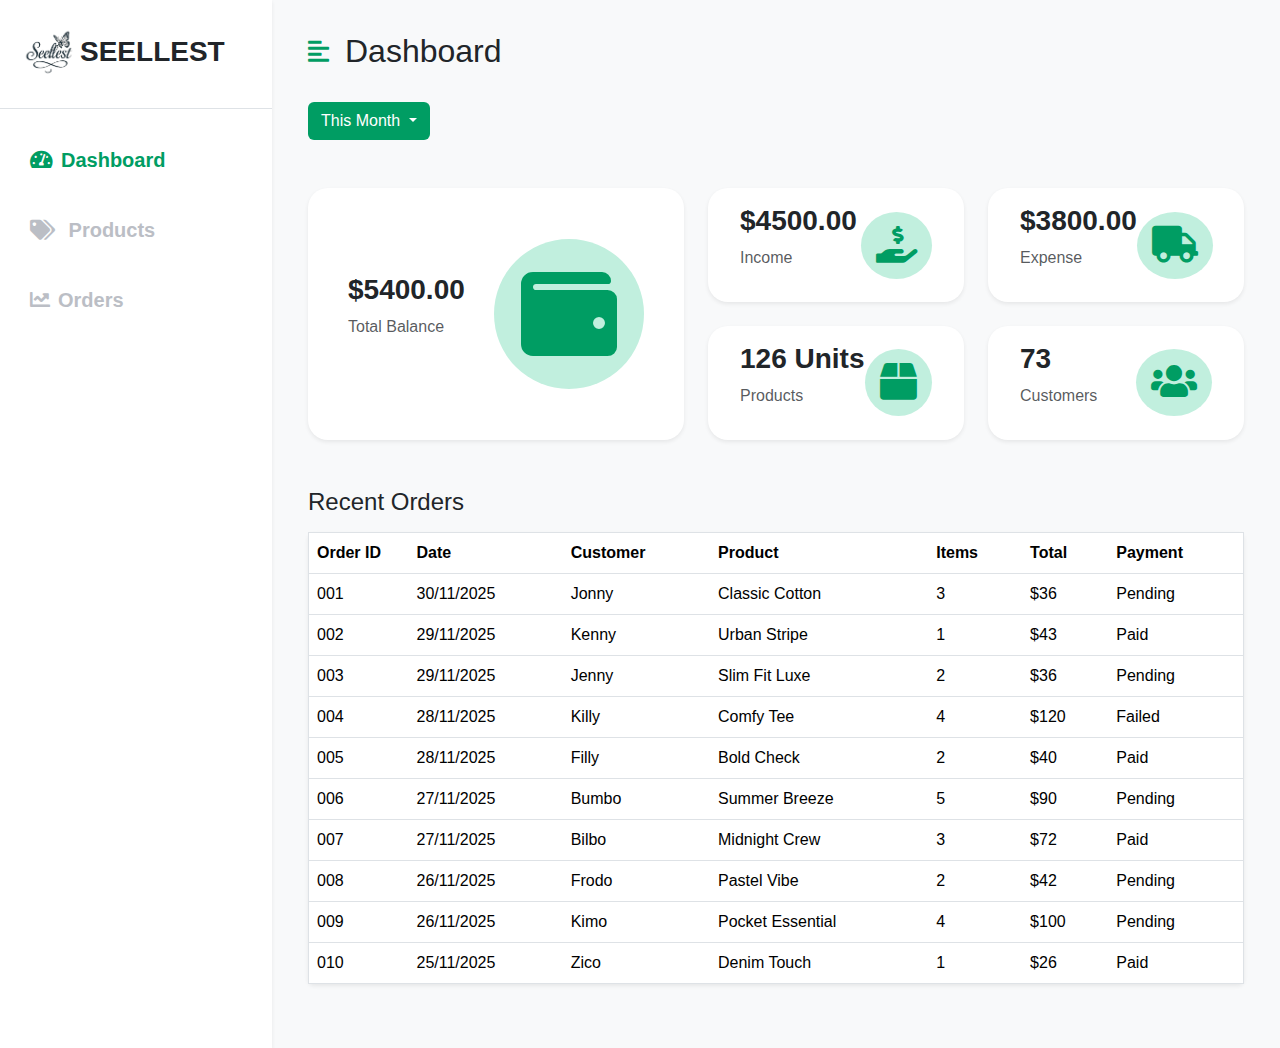
<file: dashboard.html>
<!DOCTYPE html>
<html lang="en">

<head>
  <meta charset="UTF-8" />
  <meta http-equiv="X-UA-Compatible" content="IE=edge" />
  <meta name="viewport" content="width=device-width, initial-scale=1.0" />
  <!-- link bootstrap -->
  <link href="https://cdn.jsdelivr.net/npm/bootstrap@5.0.0-beta3/dist/css/bootstrap.min.css" rel="stylesheet" />
  <link rel="stylesheet" href="https://cdnjs.cloudflare.com/ajax/libs/font-awesome/5.15.3/css/all.min.css" />
  <link rel="stylesheet" href="assets/style.css" />
  <title>dashboard</title>
</head>

<body>
  <div class="d-flex bg-light" id="wrapper">
    <!-- Sidebar -->
    <div class="bg-white shadow-sm" id="sidebar-wrapper">
      <div id="sidebar" class="sidebar-heading py-4 primary-text fs-3 fw-bold text-uppercase border-bottom">
        <img style="width: 60px; height: 60px; object-fit: cover;" src="assets/images/Logo.png" alt="">Seellest
      </div>
      <div class="list-group list-group-flush my-3 fs-5">
        <a href="dashboard.html" class="list-group-item list-group-item-action bg-transparent second-text active"><i
            class="fas fa-tachometer-alt me-2"></i>Dashboard</a>
        <a href="products.html" class="list-group-item list-group-item-action bg-transparent second-text fw-bold"><i
            class="fas fa-tags me-2"></i></i>
          Products</a>
        <a href="orders.html" class="list-group-item list-group-item-action bg-transparent second-text fw-bold"><i
            class="fas fa-chart-line me-2"></i>Orders</a>
      </div>
    </div>
    <!-- /#sidebar-wrapper -->

    <!-- Page Content -->
    <div id="page-content-wrapper" class="container-fluid">
      <nav class="navbar navbar-expand-lg navbar-light bg-transparent my-4 px-4">
        <div class="d-flex align-items-center">
          <i class="fas fa-align-left primary-text fs-4 me-3" id="menu-toggle"></i>
          <h2 class="fs-2 m-0">Dashboard</h2>
        </div>

        <button class="navbar-toggler" type="button" data-bs-toggle="collapse" data-bs-target="#navbarSupportedContent"
          aria-controls="navbarSupportedContent" aria-expanded="false" aria-label="Toggle navigation">
          <span class="navbar-toggler-icon"></span>
        </button>
      </nav>

      <div class=" px-4">
        <div class="">
          <div class="dropdown">
            <a class="btn dropdown-toggle" style="background-color: #009d63; color: white;" type="button"
              id="dropdownMenu2" data-bs-toggle="dropdown" aria-expanded="false">
              This Month
            </a>
            <ul class="dropdown-menu" aria-labelledby="dropdownMenu2">
              <li><a class="dropdown-item" id="">Last Month</a></li>
              <li><a class="dropdown-item" id="">This Month</a></li>
              <li><a class="dropdown-item" id="">Next Month</a></li>
            </ul>
          </div>
        </div>

        <!-- layout 5 boxes -->
        <div class="row g-4 my-4">

          <!-- LEFT BIG COLUMN -->
          <div class="col-md-5">
            <div class="card shadow-sm border-0 stat-card h-100 px-4">
              <div class="card-body d-flex justify-content-between align-items-center">
                <div>
                  <h3 class="fw-bold">$5400.00</h3>
                  <p class="text-muted">Total Balance</p>
                </div>
                <i class="fas fa-wallet icon-box text-center align-content-center"
                  style="width: 150px; height: 150px; font-size: 6rem;"></i>
              </div>
            </div>
          </div>

          <!-- RIGHT SIDE = SMALLER (4 boxes in 2×2) -->
          <div class="col-md-7">
            <div class="row g-4">

              <div class="col-md-6">
                <div class="card shadow-sm border-0 stat-card h-100 px-3">
                  <div class="card-body d-flex justify-content-between align-items-center">
                    <div>
                      <h3 class="fw-bold">$4500.00</h3>
                      <p class="text-muted">Income</p>
                    </div>
                    <i class="fas fa-hand-holding-usd icon-box"></i>
                  </div>
                </div>
              </div>

              <div class="col-md-6">
                <div class="card shadow-sm border-0 stat-card h-100 px-3">
                  <div class="card-body d-flex justify-content-between align-items-center">
                    <div>
                      <h3 class="fw-bold">$3800.00</h3>
                      <p class="text-muted">Expense</p>
                    </div>
                    <i class="fas fa-truck icon-box"></i>
                  </div>
                </div>
              </div>

              <div class="col-md-6">
                <div class="card shadow-sm border-0 stat-card h-100 px-3">
                  <div class="card-body d-flex justify-content-between align-items-center">
                    <div>
                      <h3 class="fw-bold">126 Units</h3>
                      <p class="text-muted">Products</p>
                    </div>
                    <i class="fas fa-box icon-box"></i>
                  </div>
                </div>
              </div>

              <div class="col-md-6">
                <div class="card shadow-sm border-0 stat-card h-100 px-3">
                  <div class="card-body d-flex justify-content-between align-items-center">
                    <div>
                      <h3 class="fw-bold">73</h3>
                      <p class="text-muted">Customers</p>
                    </div>
                    <i class="fas fa-users icon-box"></i>
                  </div>
                </div>
              </div>

            </div>
          </div>

        </div>

        <div class="row my-5">
          <h3 class="fs-4 mb-3">Recent Orders</h3>
          <div class="col">
            <table class="table bg-white rounded shadow-sm border table-hover">
              <thead>
                <tr>
                  <th scope="col" width="100">Order ID</th>
                  <th scope="col">Date</th>
                  <th scope="col">Customer</th>
                  <th scope="col">Product</th>
                  <th scope="col">Items</th>
                  <th scope="col">Total</th>
                  <th scope="col">Payment</th>
                </tr>
              </thead>

              <tbody>
                <!-- ROWS 1–12 -->
                <tr>
                  <td>001</td>
                  <td>30/11/2025</td>
                  <td>Jonny</td>
                  <td>Classic Cotton</td>
                  <td>3</td>
                  <td>$36</td>
                  <td>Pending</td>
                </tr>
                <tr>
                  <td>002</td>
                  <td>29/11/2025</td>
                  <td>Kenny</td>
                  <td>Urban Stripe</td>
                  <td>1</td>
                  <td>$43</td>
                  <td>Paid</td>
                </tr>
                <tr>
                  <td>003</td>
                  <td>29/11/2025</td>
                  <td>Jenny</td>
                  <td>Slim Fit Luxe</td>
                  <td>2</td>
                  <td>$36</td>
                  <td>Pending</td>
                </tr>
                <tr>
                  <td>004</td>
                  <td>28/11/2025</td>
                  <td>Killy</td>
                  <td>Comfy Tee</td>
                  <td>4</td>
                  <td>$120</td>
                  <td>Failed</td>
                </tr>
                <tr>
                  <td>005</td>
                  <td>28/11/2025</td>
                  <td>Filly</td>
                  <td>Bold Check</td>
                  <td>2</td>
                  <td>$40</td>
                  <td>Paid</td>
                </tr>
                <tr>
                  <td>006</td>
                  <td>27/11/2025</td>
                  <td>Bumbo</td>
                  <td>Summer Breeze</td>
                  <td>5</td>
                  <td>$90</td>
                  <td>Pending</td>
                </tr>
                <tr>
                  <td>007</td>
                  <td>27/11/2025</td>
                  <td>Bilbo</td>
                  <td>Midnight Crew</td>
                  <td>3</td>
                  <td>$72</td>
                  <td>Paid</td>
                </tr>
                <tr>
                  <td>008</td>
                  <td>26/11/2025</td>
                  <td>Frodo</td>
                  <td>Pastel Vibe</td>
                  <td>2</td>
                  <td>$42</td>
                  <td>Pending</td>
                </tr>
                <tr>
                  <td>009</td>
                  <td>26/11/2025</td>
                  <td>Kimo</td>
                  <td>Pocket Essential</td>
                  <td>4</td>
                  <td>$100</td>
                  <td>Pending</td>
                </tr>
                <tr>
                  <td>010</td>
                  <td>25/11/2025</td>
                  <td>Zico</td>
                  <td>Denim Touch</td>
                  <td>1</td>
                  <td>$26</td>
                  <td>Paid</td>
                </tr>
              </tbody>
            </table>
          </div>
        </div>

      </div>
    </div>
  </div>
  <!-- /#page-content-wrapper -->
  </div>

  <script src="https://cdn.jsdelivr.net/npm/bootstrap@5.0.0-beta3/dist/js/bootstrap.bundle.min.js"></script>
  <script>
    var el = document.getElementById("wrapper");
    var toggleButton = document.getElementById("menu-toggle");

    toggleButton.onclick = function () {
      el.classList.toggle("toggled");
    };
  </script>
</body>

</html>
</file>
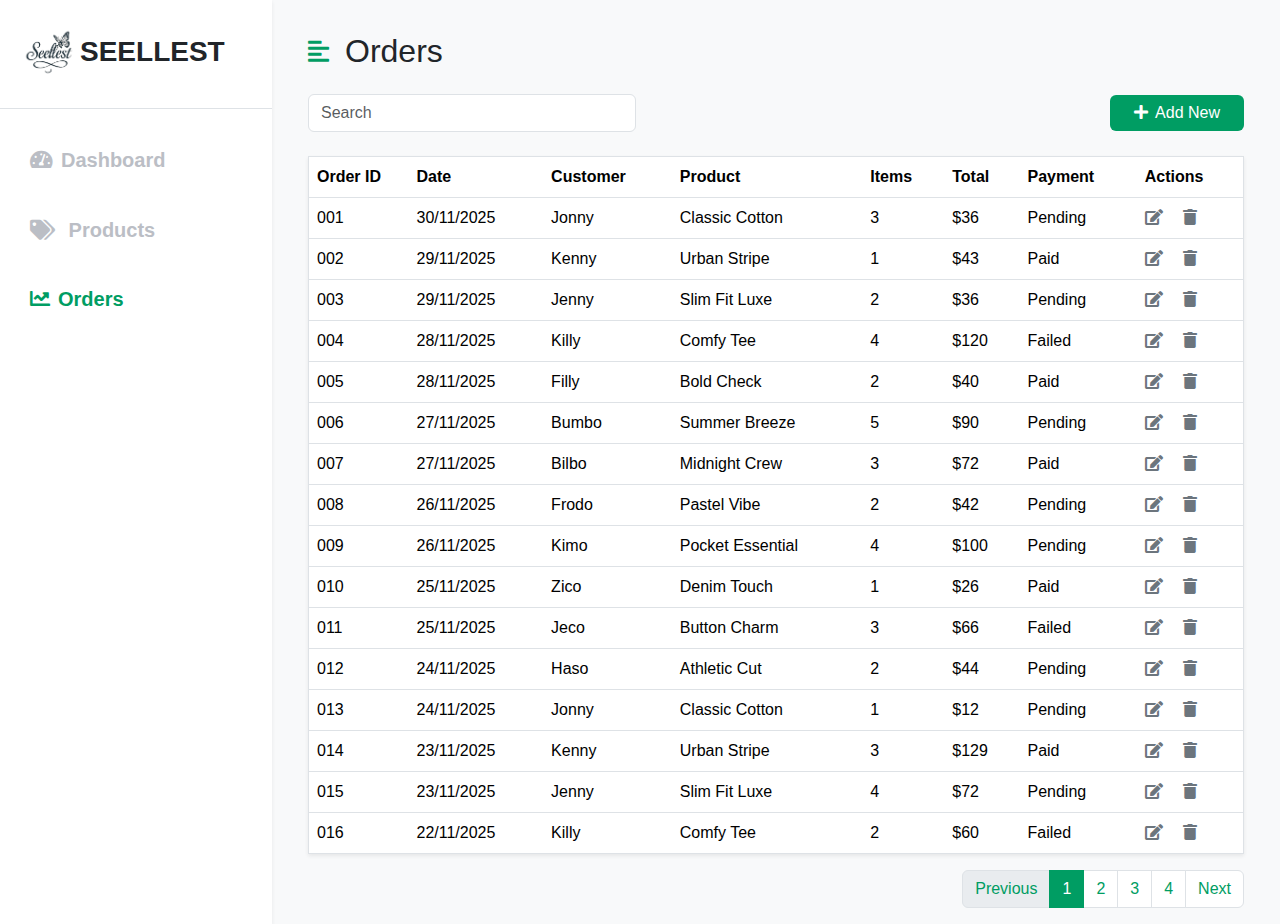
<file: orders.html>
<!DOCTYPE html>
<html lang="en">

<head>
  <meta charset="UTF-8" />
  <meta http-equiv="X-UA-Compatible" content="IE=edge" />
  <meta name="viewport" content="width=device-width, initial-scale=1.0" />
  <!-- link bootstrap -->
  <link href="https://cdn.jsdelivr.net/npm/bootstrap@5.0.0-beta3/dist/css/bootstrap.min.css" rel="stylesheet" />
  <link rel="stylesheet" href="https://cdnjs.cloudflare.com/ajax/libs/font-awesome/5.15.3/css/all.min.css" />
  <link rel="stylesheet" href="assets/style.css" />
  <title>orders</title>
</head>

<body>
  <div class="d-flex bg-light" id="wrapper">
    <!-- Sidebar -->
    <div class="bg-white shadow-sm" id="sidebar-wrapper">
      <div id="sidebar" class="sidebar-heading py-4 primary-text fs-3 fw-bold text-uppercase border-bottom">
        <img style="width: 60px; height: 60px; object-fit: cover;" src="assets/images/Logo.png" alt="">Seellest
      </div>
      <div class="list-group list-group-flush my-3 fs-5">
        <a href="dashboard.html" class="list-group-item list-group-item-action bg-transparent second-text fw-bold"><i
            class="fas fa-tachometer-alt me-2"></i>Dashboard</a>
        <a href="products.html" class="list-group-item list-group-item-action bg-transparent second-text fw-bold"><i
            class="fas fa-tags me-2"></i></i>
          Products</a>
        <a href="orders.html" class="list-group-item list-group-item-action bg-transparent second-text active"><i
            class="fas fa-chart-line me-2"></i>Orders</a>
      </div>
    </div>
    <!-- /#sidebar-wrapper -->

    <!-- Page Content -->
    <div id="page-content-wrapper" class="container-fluid mx-4">
      <nav class="navbar navbar-expand-lg navbar-light bg-transparent mt-4 mb-3">
        <div class="d-flex align-items-center">
          <i class="fas fa-align-left primary-text fs-4 me-3" id="menu-toggle"></i>
          <h2 class="fs-2 m-0">Orders</h2>
        </div>
      </nav>

      <div class="d-flex justify-content-between align-items-center mb-4">
        <!-- Search -->
        <form class="form-inline" style="width: 35%;">
          <input class="form-control" type="search" placeholder="Search">
        </form>

        <!-- ADD NEW ORDER MODAL -->
        <button class="btn btn-success px-4" style="background:#009d63; border:none;" data-bs-toggle="modal"
          data-bs-target="#addNewModal">
          <i class="fas fa-plus me-1"></i> Add New
        </button>

        <div class="modal fade" id="addNewModal" tabindex="-1" aria-hidden="true">
          <div class="modal-dialog modal-dialog-centered modal-lg">
            <div class="modal-content p-3">

              <div class="modal-header">
                <h5 class="modal-title">Add New</h5>
                <button type="button" class="btn-close" data-bs-dismiss="modal"></button>
              </div>

              <div class="modal-body">
                <form>

                  <div class="row mb-3">
                    <div class="col-md-6">
                      <label class="form-label fw-bold">Customer Name</label>
                      <input type="text" class="form-control" placeholder="Enter customer name">
                    </div>
                    <div class="col-md-6">
                      <label class="form-label fw-bold">Order Date</label>
                      <input type="date" class="form-control">
                    </div>
                  </div>

                  <div class="row mb-3">
                    <div class="col-md-6">
                      <label class="form-label fw-bold">Product Name</label>
                      <input type="text" class="form-control" placeholder="Enter product name">
                    </div>
                    <div class="col-md-3">
                      <label class="form-label fw-bold">Items</label>
                      <input type="number" class="form-control" placeholder="0">
                    </div>
                    <div class="col-md-3">
                      <label class="form-label fw-bold">Total ($)</label>
                      <input type="number" class="form-control" placeholder="0.00">
                    </div>
                  </div>

                  <div class="mb-3">
                    <label class="form-label fw-bold">Payment Status</label>
                    <select class="form-control">
                      <option value="">Select Status</option>
                      <option>Pending</option>
                      <option>Paid</option>
                      <option>Failed</option>
                    </select>
                  </div>

                </form>
              </div>

              <div class="modal-footer">
                <button class="btn btn-secondary" data-bs-dismiss="modal">Cancel</button>
                <button class="btn btn-success" style="background:#009d63; border:none;">Save</button>
              </div>

            </div>
          </div>
        </div>

      </div>

      <!-- table orders -->
      <table class="bg-white table table-hover table shadow-sm border">
        <thead>
          <tr>
            <th scope="col" width="100">Order ID</th>
            <th scope="col">Date</th>
            <th scope="col">Customer</th>
            <th scope="col">Product</th>
            <th scope="col">Items</th>
            <th scope="col">Total</th>
            <th scope="col">Payment</th>
            <th scope="col">Actions</th>
          </tr>
        </thead>

        <tbody>
          <!-- ROWS 1–12 -->
          <tr>
            <td>001</td>
            <td>30/11/2025</td>
            <td>Jonny</td>
            <td>Classic Cotton</td>
            <td>3</td>
            <td>$36</td>
            <td>Pending</td>
            <td>
              <i class="fas fa-edit text-secondary me-3" data-bs-toggle="modal" data-bs-target="#editModal"
                style="cursor:pointer;"></i>
              <i class="fas fa-trash text-secondary" data-bs-toggle="modal" data-bs-target="#deleteModal"
                style="cursor:pointer;"></i>

              <!-- DELETE MODAL -->
              <div class="modal fade" id="deleteModal" tabindex="-1" aria-hidden="true">
                <div class="modal-dialog modal-dialog-centered">
                  <div class="modal-content p-3">

                    <div class="modal-header">
                      <h5 class="modal-title text-danger fw-bold">Delete Order</h5>
                      <button type="button" class="btn-close" data-bs-dismiss="modal"></button>
                    </div>

                    <div class="modal-body text-center">
                      <i class="fas fa-exclamation-triangle text-danger fs-1 mb-3"></i>
                      <p class="fs-5">Are you sure you want to delete this order?</p>
                    </div>

                    <div class="modal-footer d-flex justify-content-center">
                      <button class="btn btn-secondary px-4" data-bs-dismiss="modal">Cancel</button>
                      <button class="btn btn-danger px-4" data-bs-dismiss="modal">Delete</button>
                    </div>

                  </div>
                </div>
              </div>
              <!-- EDIT MODAL -->
              <div class="modal fade" id="editModal" tabindex="-1" aria-hidden="true">
                <div class="modal-dialog modal-dialog-centered modal-lg">
                  <div class="modal-content p-3">

                    <div class="modal-header">
                      <h5 class="modal-title">Edit Order</h5>
                      <button type="button" class="btn-close" data-bs-dismiss="modal"></button>
                    </div>

                    <div class="modal-body">
                      <form>

                        <div class="row mb-3">
                          <div class="col-md-6">
                            <label class="form-label fw-bold">Customer Name</label>
                            <input type="text" class="form-control" value="Jonny">
                          </div>
                          <div class="col-md-6">
                            <label class="form-label fw-bold">Order Date</label>
                            <input type="date" class="form-control">
                          </div>
                        </div>

                        <div class="row mb-3">
                          <div class="col-md-6">
                            <label class="form-label fw-bold">Product Name</label>
                            <input type="text" class="form-control" value="Classic Cotton">
                          </div>
                          <div class="col-md-3">
                            <label class="form-label fw-bold">Items</label>
                            <input type="number" class="form-control" value="3">
                          </div>
                          <div class="col-md-3">
                            <label class="form-label fw-bold">Total ($)</label>
                            <input type="number" class="form-control" value="36">
                          </div>
                        </div>

                        <div class="mb-3">
                          <label class="form-label fw-bold">Payment Status</label>
                          <select class="form-control">
                            <option>Pending</option>
                            <option>Paid</option>
                            <option>Failed</option>
                          </select>
                        </div>

                      </form>
                    </div>

                    <div class="modal-footer">
                      <button class="btn btn-secondary" data-bs-dismiss="modal">Cancel</button>
                      <button class="btn btn-success" data-bs-dismiss="modal"
                        style="background:#009d63; border:none;">Update</button>
                    </div>

                  </div>
                </div>
              </div>
            </td>
          </tr>
          <tr>
            <td>002</td>
            <td>29/11/2025</td>
            <td>Kenny</td>
            <td>Urban Stripe</td>
            <td>1</td>
            <td>$43</td>
            <td>Paid</td>
            <td>
              <i class="fas fa-edit text-secondary me-3" data-bs-toggle="modal" data-bs-target="#editModal"
                style="cursor:pointer;"></i>
              <i class="fas fa-trash text-secondary" data-bs-toggle="modal" data-bs-target="#deleteModal"
                style="cursor:pointer;"></i>

              <!-- DELETE MODAL -->
              <div class="modal fade" id="deleteModal" tabindex="-1" aria-hidden="true">
                <div class="modal-dialog modal-dialog-centered">
                  <div class="modal-content p-3">

                    <div class="modal-header">
                      <h5 class="modal-title text-danger fw-bold">Delete Order</h5>
                      <button type="button" class="btn-close" data-bs-dismiss="modal"></button>
                    </div>

                    <div class="modal-body text-center">
                      <i class="fas fa-exclamation-triangle text-danger fs-1 mb-3"></i>
                      <p class="fs-5">Are you sure you want to delete this order?</p>
                    </div>

                    <div class="modal-footer d-flex justify-content-center">
                      <button class="btn btn-secondary px-4" data-bs-dismiss="modal">Cancel</button>
                      <button class="btn btn-danger px-4" data-bs-dismiss="modal">Delete</button>
                    </div>

                  </div>
                </div>
              </div>
              <!-- EDIT MODAL -->
              <div class="modal fade" id="editModal" tabindex="-1" aria-hidden="true">
                <div class="modal-dialog modal-dialog-centered modal-lg">
                  <div class="modal-content p-3">

                    <div class="modal-header">
                      <h5 class="modal-title">Edit Order</h5>
                      <button type="button" class="btn-close" data-bs-dismiss="modal"></button>
                    </div>

                    <div class="modal-body">
                      <form>

                        <div class="row mb-3">
                          <div class="col-md-6">
                            <label class="form-label fw-bold">Customer Name</label>
                            <input type="text" class="form-control" value="Jonny">
                          </div>
                          <div class="col-md-6">
                            <label class="form-label fw-bold">Order Date</label>
                            <input type="date" class="form-control">
                          </div>
                        </div>

                        <div class="row mb-3">
                          <div class="col-md-6">
                            <label class="form-label fw-bold">Product Name</label>
                            <input type="text" class="form-control" value="Classic Cotton">
                          </div>
                          <div class="col-md-3">
                            <label class="form-label fw-bold">Items</label>
                            <input type="number" class="form-control" value="3">
                          </div>
                          <div class="col-md-3">
                            <label class="form-label fw-bold">Total ($)</label>
                            <input type="number" class="form-control" value="36">
                          </div>
                        </div>

                        <div class="mb-3">
                          <label class="form-label fw-bold">Payment Status</label>
                          <select class="form-control">
                            <option>Pending</option>
                            <option>Paid</option>
                            <option>Failed</option>
                          </select>
                        </div>

                      </form>
                    </div>

                    <div class="modal-footer">
                      <button class="btn btn-secondary" data-bs-dismiss="modal">Cancel</button>
                      <button class="btn btn-success" data-bs-dismiss="modal"
                        style="background:#009d63; border:none;">Update</button>
                    </div>

                  </div>
                </div>
              </div>
            </td>
          </tr>
          <tr>
            <td>003</td>
            <td>29/11/2025</td>
            <td>Jenny</td>
            <td>Slim Fit Luxe</td>
            <td>2</td>
            <td>$36</td>
            <td>Pending</td>
            <td>
              <i class="fas fa-edit text-secondary me-3" data-bs-toggle="modal" data-bs-target="#editModal"
                style="cursor:pointer;"></i>
              <i class="fas fa-trash text-secondary" data-bs-toggle="modal" data-bs-target="#deleteModal"
                style="cursor:pointer;"></i>

              <!-- DELETE MODAL -->
              <div class="modal fade" id="deleteModal" tabindex="-1" aria-hidden="true">
                <div class="modal-dialog modal-dialog-centered">
                  <div class="modal-content p-3">

                    <div class="modal-header">
                      <h5 class="modal-title text-danger fw-bold">Delete Order</h5>
                      <button type="button" class="btn-close" data-bs-dismiss="modal"></button>
                    </div>

                    <div class="modal-body text-center">
                      <i class="fas fa-exclamation-triangle text-danger fs-1 mb-3"></i>
                      <p class="fs-5">Are you sure you want to delete this order?</p>
                    </div>

                    <div class="modal-footer d-flex justify-content-center">
                      <button class="btn btn-secondary px-4" data-bs-dismiss="modal">Cancel</button>
                      <button class="btn btn-danger px-4" data-bs-dismiss="modal">Delete</button>
                    </div>

                  </div>
                </div>
              </div>
              <!-- EDIT MODAL -->
              <div class="modal fade" id="editModal" tabindex="-1" aria-hidden="true">
                <div class="modal-dialog modal-dialog-centered modal-lg">
                  <div class="modal-content p-3">

                    <div class="modal-header">
                      <h5 class="modal-title">Edit Order</h5>
                      <button type="button" class="btn-close" data-bs-dismiss="modal"></button>
                    </div>

                    <div class="modal-body">
                      <form>

                        <div class="row mb-3">
                          <div class="col-md-6">
                            <label class="form-label fw-bold">Customer Name</label>
                            <input type="text" class="form-control" value="Jonny">
                          </div>
                          <div class="col-md-6">
                            <label class="form-label fw-bold">Order Date</label>
                            <input type="date" class="form-control">
                          </div>
                        </div>

                        <div class="row mb-3">
                          <div class="col-md-6">
                            <label class="form-label fw-bold">Product Name</label>
                            <input type="text" class="form-control" value="Classic Cotton">
                          </div>
                          <div class="col-md-3">
                            <label class="form-label fw-bold">Items</label>
                            <input type="number" class="form-control" value="3">
                          </div>
                          <div class="col-md-3">
                            <label class="form-label fw-bold">Total ($)</label>
                            <input type="number" class="form-control" value="36">
                          </div>
                        </div>

                        <div class="mb-3">
                          <label class="form-label fw-bold">Payment Status</label>
                          <select class="form-control">
                            <option>Pending</option>
                            <option>Paid</option>
                            <option>Failed</option>
                          </select>
                        </div>

                      </form>
                    </div>

                    <div class="modal-footer">
                      <button class="btn btn-secondary" data-bs-dismiss="modal">Cancel</button>
                      <button class="btn btn-success" data-bs-dismiss="modal"
                        style="background:#009d63; border:none;">Update</button>
                    </div>

                  </div>
                </div>
              </div>
            </td>
          </tr>
          <tr>
            <td>004</td>
            <td>28/11/2025</td>
            <td>Killy</td>
            <td>Comfy Tee</td>
            <td>4</td>
            <td>$120</td>
            <td>Failed</td>
            <td>
              <i class="fas fa-edit text-secondary me-3" data-bs-toggle="modal" data-bs-target="#editModal"
                style="cursor:pointer;"></i>
              <i class="fas fa-trash text-secondary" data-bs-toggle="modal" data-bs-target="#deleteModal"
                style="cursor:pointer;"></i>

              <!-- DELETE MODAL -->
              <div class="modal fade" id="deleteModal" tabindex="-1" aria-hidden="true">
                <div class="modal-dialog modal-dialog-centered">
                  <div class="modal-content p-3">

                    <div class="modal-header">
                      <h5 class="modal-title text-danger fw-bold">Delete Order</h5>
                      <button type="button" class="btn-close" data-bs-dismiss="modal"></button>
                    </div>

                    <div class="modal-body text-center">
                      <i class="fas fa-exclamation-triangle text-danger fs-1 mb-3"></i>
                      <p class="fs-5">Are you sure you want to delete this order?</p>
                    </div>

                    <div class="modal-footer d-flex justify-content-center">
                      <button class="btn btn-secondary px-4" data-bs-dismiss="modal">Cancel</button>
                      <button class="btn btn-danger px-4" data-bs-dismiss="modal">Delete</button>
                    </div>

                  </div>
                </div>
              </div>
              <!-- EDIT MODAL -->
              <div class="modal fade" id="editModal" tabindex="-1" aria-hidden="true">
                <div class="modal-dialog modal-dialog-centered modal-lg">
                  <div class="modal-content p-3">

                    <div class="modal-header">
                      <h5 class="modal-title">Edit Order</h5>
                      <button type="button" class="btn-close" data-bs-dismiss="modal"></button>
                    </div>

                    <div class="modal-body">
                      <form>

                        <div class="row mb-3">
                          <div class="col-md-6">
                            <label class="form-label fw-bold">Customer Name</label>
                            <input type="text" class="form-control" value="Jonny">
                          </div>
                          <div class="col-md-6">
                            <label class="form-label fw-bold">Order Date</label>
                            <input type="date" class="form-control">
                          </div>
                        </div>

                        <div class="row mb-3">
                          <div class="col-md-6">
                            <label class="form-label fw-bold">Product Name</label>
                            <input type="text" class="form-control" value="Classic Cotton">
                          </div>
                          <div class="col-md-3">
                            <label class="form-label fw-bold">Items</label>
                            <input type="number" class="form-control" value="3">
                          </div>
                          <div class="col-md-3">
                            <label class="form-label fw-bold">Total ($)</label>
                            <input type="number" class="form-control" value="36">
                          </div>
                        </div>

                        <div class="mb-3">
                          <label class="form-label fw-bold">Payment Status</label>
                          <select class="form-control">
                            <option>Pending</option>
                            <option>Paid</option>
                            <option>Failed</option>
                          </select>
                        </div>

                      </form>
                    </div>

                    <div class="modal-footer">
                      <button class="btn btn-secondary" data-bs-dismiss="modal">Cancel</button>
                      <button class="btn btn-success" data-bs-dismiss="modal"
                        style="background:#009d63; border:none;">Update</button>
                    </div>

                  </div>
                </div>
              </div>
            </td>
          </tr>
          <tr>
            <td>005</td>
            <td>28/11/2025</td>
            <td>Filly</td>
            <td>Bold Check</td>
            <td>2</td>
            <td>$40</td>
            <td>Paid</td>
            <td>
              <i class="fas fa-edit text-secondary me-3" data-bs-toggle="modal" data-bs-target="#editModal"
                style="cursor:pointer;"></i>
              <i class="fas fa-trash text-secondary" data-bs-toggle="modal" data-bs-target="#deleteModal"
                style="cursor:pointer;"></i>

              <!-- DELETE MODAL -->
              <div class="modal fade" id="deleteModal" tabindex="-1" aria-hidden="true">
                <div class="modal-dialog modal-dialog-centered">
                  <div class="modal-content p-3">

                    <div class="modal-header">
                      <h5 class="modal-title text-danger fw-bold">Delete Order</h5>
                      <button type="button" class="btn-close" data-bs-dismiss="modal"></button>
                    </div>

                    <div class="modal-body text-center">
                      <i class="fas fa-exclamation-triangle text-danger fs-1 mb-3"></i>
                      <p class="fs-5">Are you sure you want to delete this order?</p>
                    </div>

                    <div class="modal-footer d-flex justify-content-center">
                      <button class="btn btn-secondary px-4" data-bs-dismiss="modal">Cancel</button>
                      <button class="btn btn-danger px-4" data-bs-dismiss="modal">Delete</button>
                    </div>

                  </div>
                </div>
              </div>
              <!-- EDIT MODAL -->
              <div class="modal fade" id="editModal" tabindex="-1" aria-hidden="true">
                <div class="modal-dialog modal-dialog-centered modal-lg">
                  <div class="modal-content p-3">

                    <div class="modal-header">
                      <h5 class="modal-title">Edit Order</h5>
                      <button type="button" class="btn-close" data-bs-dismiss="modal"></button>
                    </div>

                    <div class="modal-body">
                      <form>

                        <div class="row mb-3">
                          <div class="col-md-6">
                            <label class="form-label fw-bold">Customer Name</label>
                            <input type="text" class="form-control" value="Jonny">
                          </div>
                          <div class="col-md-6">
                            <label class="form-label fw-bold">Order Date</label>
                            <input type="date" class="form-control">
                          </div>
                        </div>

                        <div class="row mb-3">
                          <div class="col-md-6">
                            <label class="form-label fw-bold">Product Name</label>
                            <input type="text" class="form-control" value="Classic Cotton">
                          </div>
                          <div class="col-md-3">
                            <label class="form-label fw-bold">Items</label>
                            <input type="number" class="form-control" value="3">
                          </div>
                          <div class="col-md-3">
                            <label class="form-label fw-bold">Total ($)</label>
                            <input type="number" class="form-control" value="36">
                          </div>
                        </div>

                        <div class="mb-3">
                          <label class="form-label fw-bold">Payment Status</label>
                          <select class="form-control">
                            <option>Pending</option>
                            <option>Paid</option>
                            <option>Failed</option>
                          </select>
                        </div>

                      </form>
                    </div>

                    <div class="modal-footer">
                      <button class="btn btn-secondary" data-bs-dismiss="modal">Cancel</button>
                      <button class="btn btn-success" data-bs-dismiss="modal"
                        style="background:#009d63; border:none;">Update</button>
                    </div>

                  </div>
                </div>
              </div>
            </td>
          </tr>
          <tr>
            <td>006</td>
            <td>27/11/2025</td>
            <td>Bumbo</td>
            <td>Summer Breeze</td>
            <td>5</td>
            <td>$90</td>
            <td>Pending</td>
            <td>
              <i class="fas fa-edit text-secondary me-3" data-bs-toggle="modal" data-bs-target="#editModal"
                style="cursor:pointer;"></i>
              <i class="fas fa-trash text-secondary" data-bs-toggle="modal" data-bs-target="#deleteModal"
                style="cursor:pointer;"></i>

              <!-- DELETE MODAL -->
              <div class="modal fade" id="deleteModal" tabindex="-1" aria-hidden="true">
                <div class="modal-dialog modal-dialog-centered">
                  <div class="modal-content p-3">

                    <div class="modal-header">
                      <h5 class="modal-title text-danger fw-bold">Delete Order</h5>
                      <button type="button" class="btn-close" data-bs-dismiss="modal"></button>
                    </div>

                    <div class="modal-body text-center">
                      <i class="fas fa-exclamation-triangle text-danger fs-1 mb-3"></i>
                      <p class="fs-5">Are you sure you want to delete this order?</p>
                    </div>

                    <div class="modal-footer d-flex justify-content-center">
                      <button class="btn btn-secondary px-4" data-bs-dismiss="modal">Cancel</button>
                      <button class="btn btn-danger px-4" data-bs-dismiss="modal">Delete</button>
                    </div>

                  </div>
                </div>
              </div>
              <!-- EDIT MODAL -->
              <div class="modal fade" id="editModal" tabindex="-1" aria-hidden="true">
                <div class="modal-dialog modal-dialog-centered modal-lg">
                  <div class="modal-content p-3">

                    <div class="modal-header">
                      <h5 class="modal-title">Edit Order</h5>
                      <button type="button" class="btn-close" data-bs-dismiss="modal"></button>
                    </div>

                    <div class="modal-body">
                      <form>

                        <div class="row mb-3">
                          <div class="col-md-6">
                            <label class="form-label fw-bold">Customer Name</label>
                            <input type="text" class="form-control" value="Jonny">
                          </div>
                          <div class="col-md-6">
                            <label class="form-label fw-bold">Order Date</label>
                            <input type="date" class="form-control">
                          </div>
                        </div>

                        <div class="row mb-3">
                          <div class="col-md-6">
                            <label class="form-label fw-bold">Product Name</label>
                            <input type="text" class="form-control" value="Classic Cotton">
                          </div>
                          <div class="col-md-3">
                            <label class="form-label fw-bold">Items</label>
                            <input type="number" class="form-control" value="3">
                          </div>
                          <div class="col-md-3">
                            <label class="form-label fw-bold">Total ($)</label>
                            <input type="number" class="form-control" value="36">
                          </div>
                        </div>

                        <div class="mb-3">
                          <label class="form-label fw-bold">Payment Status</label>
                          <select class="form-control">
                            <option>Pending</option>
                            <option>Paid</option>
                            <option>Failed</option>
                          </select>
                        </div>

                      </form>
                    </div>

                    <div class="modal-footer">
                      <button class="btn btn-secondary" data-bs-dismiss="modal">Cancel</button>
                      <button class="btn btn-success" data-bs-dismiss="modal"
                        style="background:#009d63; border:none;">Update</button>
                    </div>

                  </div>
                </div>
              </div>
            </td>
          </tr>
          <tr>
            <td>007</td>
            <td>27/11/2025</td>
            <td>Bilbo</td>
            <td>Midnight Crew</td>
            <td>3</td>
            <td>$72</td>
            <td>Paid</td>
            <td>
              <i class="fas fa-edit text-secondary me-3" data-bs-toggle="modal" data-bs-target="#editModal"
                style="cursor:pointer;"></i>
              <i class="fas fa-trash text-secondary" data-bs-toggle="modal" data-bs-target="#deleteModal"
                style="cursor:pointer;"></i>

              <!-- DELETE MODAL -->
              <div class="modal fade" id="deleteModal" tabindex="-1" aria-hidden="true">
                <div class="modal-dialog modal-dialog-centered">
                  <div class="modal-content p-3">

                    <div class="modal-header">
                      <h5 class="modal-title text-danger fw-bold">Delete Order</h5>
                      <button type="button" class="btn-close" data-bs-dismiss="modal"></button>
                    </div>

                    <div class="modal-body text-center">
                      <i class="fas fa-exclamation-triangle text-danger fs-1 mb-3"></i>
                      <p class="fs-5">Are you sure you want to delete this order?</p>
                    </div>

                    <div class="modal-footer d-flex justify-content-center">
                      <button class="btn btn-secondary px-4" data-bs-dismiss="modal">Cancel</button>
                      <button class="btn btn-danger px-4" data-bs-dismiss="modal">Delete</button>
                    </div>

                  </div>
                </div>
              </div>
              <!-- EDIT MODAL -->
              <div class="modal fade" id="editModal" tabindex="-1" aria-hidden="true">
                <div class="modal-dialog modal-dialog-centered modal-lg">
                  <div class="modal-content p-3">

                    <div class="modal-header">
                      <h5 class="modal-title">Edit Order</h5>
                      <button type="button" class="btn-close" data-bs-dismiss="modal"></button>
                    </div>

                    <div class="modal-body">
                      <form>

                        <div class="row mb-3">
                          <div class="col-md-6">
                            <label class="form-label fw-bold">Customer Name</label>
                            <input type="text" class="form-control" value="Jonny">
                          </div>
                          <div class="col-md-6">
                            <label class="form-label fw-bold">Order Date</label>
                            <input type="date" class="form-control">
                          </div>
                        </div>

                        <div class="row mb-3">
                          <div class="col-md-6">
                            <label class="form-label fw-bold">Product Name</label>
                            <input type="text" class="form-control" value="Classic Cotton">
                          </div>
                          <div class="col-md-3">
                            <label class="form-label fw-bold">Items</label>
                            <input type="number" class="form-control" value="3">
                          </div>
                          <div class="col-md-3">
                            <label class="form-label fw-bold">Total ($)</label>
                            <input type="number" class="form-control" value="36">
                          </div>
                        </div>

                        <div class="mb-3">
                          <label class="form-label fw-bold">Payment Status</label>
                          <select class="form-control">
                            <option>Pending</option>
                            <option>Paid</option>
                            <option>Failed</option>
                          </select>
                        </div>

                      </form>
                    </div>

                    <div class="modal-footer">
                      <button class="btn btn-secondary" data-bs-dismiss="modal">Cancel</button>
                      <button class="btn btn-success" data-bs-dismiss="modal"
                        style="background:#009d63; border:none;">Update</button>
                    </div>

                  </div>
                </div>
              </div>
            </td>
          </tr>
          <tr>
            <td>008</td>
            <td>26/11/2025</td>
            <td>Frodo</td>
            <td>Pastel Vibe</td>
            <td>2</td>
            <td>$42</td>
            <td>Pending</td>
            <td>
              <i class="fas fa-edit text-secondary me-3" data-bs-toggle="modal" data-bs-target="#editModal"
                style="cursor:pointer;"></i>
              <i class="fas fa-trash text-secondary" data-bs-toggle="modal" data-bs-target="#deleteModal"
                style="cursor:pointer;"></i>

              <!-- DELETE MODAL -->
              <div class="modal fade" id="deleteModal" tabindex="-1" aria-hidden="true">
                <div class="modal-dialog modal-dialog-centered">
                  <div class="modal-content p-3">

                    <div class="modal-header">
                      <h5 class="modal-title text-danger fw-bold">Delete Order</h5>
                      <button type="button" class="btn-close" data-bs-dismiss="modal"></button>
                    </div>

                    <div class="modal-body text-center">
                      <i class="fas fa-exclamation-triangle text-danger fs-1 mb-3"></i>
                      <p class="fs-5">Are you sure you want to delete this order?</p>
                    </div>

                    <div class="modal-footer d-flex justify-content-center">
                      <button class="btn btn-secondary px-4" data-bs-dismiss="modal">Cancel</button>
                      <button class="btn btn-danger px-4" data-bs-dismiss="modal">Delete</button>
                    </div>

                  </div>
                </div>
              </div>
              <!-- EDIT MODAL -->
              <div class="modal fade" id="editModal" tabindex="-1" aria-hidden="true">
                <div class="modal-dialog modal-dialog-centered modal-lg">
                  <div class="modal-content p-3">

                    <div class="modal-header">
                      <h5 class="modal-title">Edit Order</h5>
                      <button type="button" class="btn-close" data-bs-dismiss="modal"></button>
                    </div>

                    <div class="modal-body">
                      <form>

                        <div class="row mb-3">
                          <div class="col-md-6">
                            <label class="form-label fw-bold">Customer Name</label>
                            <input type="text" class="form-control" value="Jonny">
                          </div>
                          <div class="col-md-6">
                            <label class="form-label fw-bold">Order Date</label>
                            <input type="date" class="form-control">
                          </div>
                        </div>

                        <div class="row mb-3">
                          <div class="col-md-6">
                            <label class="form-label fw-bold">Product Name</label>
                            <input type="text" class="form-control" value="Classic Cotton">
                          </div>
                          <div class="col-md-3">
                            <label class="form-label fw-bold">Items</label>
                            <input type="number" class="form-control" value="3">
                          </div>
                          <div class="col-md-3">
                            <label class="form-label fw-bold">Total ($)</label>
                            <input type="number" class="form-control" value="36">
                          </div>
                        </div>

                        <div class="mb-3">
                          <label class="form-label fw-bold">Payment Status</label>
                          <select class="form-control">
                            <option>Pending</option>
                            <option>Paid</option>
                            <option>Failed</option>
                          </select>
                        </div>

                      </form>
                    </div>

                    <div class="modal-footer">
                      <button class="btn btn-secondary" data-bs-dismiss="modal">Cancel</button>
                      <button class="btn btn-success" data-bs-dismiss="modal"
                        style="background:#009d63; border:none;">Update</button>
                    </div>

                  </div>
                </div>
              </div>
            </td>
          </tr>
          <tr>
            <td>009</td>
            <td>26/11/2025</td>
            <td>Kimo</td>
            <td>Pocket Essential</td>
            <td>4</td>
            <td>$100</td>
            <td>Pending</td>
            <td>
              <i class="fas fa-edit text-secondary me-3" data-bs-toggle="modal" data-bs-target="#editModal"
                style="cursor:pointer;"></i>
              <i class="fas fa-trash text-secondary" data-bs-toggle="modal" data-bs-target="#deleteModal"
                style="cursor:pointer;"></i>

              <!-- DELETE MODAL -->
              <div class="modal fade" id="deleteModal" tabindex="-1" aria-hidden="true">
                <div class="modal-dialog modal-dialog-centered">
                  <div class="modal-content p-3">

                    <div class="modal-header">
                      <h5 class="modal-title text-danger fw-bold">Delete Order</h5>
                      <button type="button" class="btn-close" data-bs-dismiss="modal"></button>
                    </div>

                    <div class="modal-body text-center">
                      <i class="fas fa-exclamation-triangle text-danger fs-1 mb-3"></i>
                      <p class="fs-5">Are you sure you want to delete this order?</p>
                    </div>

                    <div class="modal-footer d-flex justify-content-center">
                      <button class="btn btn-secondary px-4" data-bs-dismiss="modal">Cancel</button>
                      <button class="btn btn-danger px-4" data-bs-dismiss="modal">Delete</button>
                    </div>

                  </div>
                </div>
              </div>
              <!-- EDIT MODAL -->
              <div class="modal fade" id="editModal" tabindex="-1" aria-hidden="true">
                <div class="modal-dialog modal-dialog-centered modal-lg">
                  <div class="modal-content p-3">

                    <div class="modal-header">
                      <h5 class="modal-title">Edit Order</h5>
                      <button type="button" class="btn-close" data-bs-dismiss="modal"></button>
                    </div>

                    <div class="modal-body">
                      <form>

                        <div class="row mb-3">
                          <div class="col-md-6">
                            <label class="form-label fw-bold">Customer Name</label>
                            <input type="text" class="form-control" value="Jonny">
                          </div>
                          <div class="col-md-6">
                            <label class="form-label fw-bold">Order Date</label>
                            <input type="date" class="form-control">
                          </div>
                        </div>

                        <div class="row mb-3">
                          <div class="col-md-6">
                            <label class="form-label fw-bold">Product Name</label>
                            <input type="text" class="form-control" value="Classic Cotton">
                          </div>
                          <div class="col-md-3">
                            <label class="form-label fw-bold">Items</label>
                            <input type="number" class="form-control" value="3">
                          </div>
                          <div class="col-md-3">
                            <label class="form-label fw-bold">Total ($)</label>
                            <input type="number" class="form-control" value="36">
                          </div>
                        </div>

                        <div class="mb-3">
                          <label class="form-label fw-bold">Payment Status</label>
                          <select class="form-control">
                            <option>Pending</option>
                            <option>Paid</option>
                            <option>Failed</option>
                          </select>
                        </div>

                      </form>
                    </div>

                    <div class="modal-footer">
                      <button class="btn btn-secondary" data-bs-dismiss="modal">Cancel</button>
                      <button class="btn btn-success" data-bs-dismiss="modal"
                        style="background:#009d63; border:none;">Update</button>
                    </div>

                  </div>
                </div>
              </div>
            </td>
          </tr>
          <tr>
            <td>010</td>
            <td>25/11/2025</td>
            <td>Zico</td>
            <td>Denim Touch</td>
            <td>1</td>
            <td>$26</td>
            <td>Paid</td>
            <td>
              <i class="fas fa-edit text-secondary me-3" data-bs-toggle="modal" data-bs-target="#editModal"
                style="cursor:pointer;"></i>
              <i class="fas fa-trash text-secondary" data-bs-toggle="modal" data-bs-target="#deleteModal"
                style="cursor:pointer;"></i>

              <!-- DELETE MODAL -->
              <div class="modal fade" id="deleteModal" tabindex="-1" aria-hidden="true">
                <div class="modal-dialog modal-dialog-centered">
                  <div class="modal-content p-3">

                    <div class="modal-header">
                      <h5 class="modal-title text-danger fw-bold">Delete Order</h5>
                      <button type="button" class="btn-close" data-bs-dismiss="modal"></button>
                    </div>

                    <div class="modal-body text-center">
                      <i class="fas fa-exclamation-triangle text-danger fs-1 mb-3"></i>
                      <p class="fs-5">Are you sure you want to delete this order?</p>
                    </div>

                    <div class="modal-footer d-flex justify-content-center">
                      <button class="btn btn-secondary px-4" data-bs-dismiss="modal">Cancel</button>
                      <button class="btn btn-danger px-4" data-bs-dismiss="modal">Delete</button>
                    </div>

                  </div>
                </div>
              </div>
              <!-- EDIT MODAL -->
              <div class="modal fade" id="editModal" tabindex="-1" aria-hidden="true">
                <div class="modal-dialog modal-dialog-centered modal-lg">
                  <div class="modal-content p-3">

                    <div class="modal-header">
                      <h5 class="modal-title">Edit Order</h5>
                      <button type="button" class="btn-close" data-bs-dismiss="modal"></button>
                    </div>

                    <div class="modal-body">
                      <form>

                        <div class="row mb-3">
                          <div class="col-md-6">
                            <label class="form-label fw-bold">Customer Name</label>
                            <input type="text" class="form-control" value="Jonny">
                          </div>
                          <div class="col-md-6">
                            <label class="form-label fw-bold">Order Date</label>
                            <input type="date" class="form-control">
                          </div>
                        </div>

                        <div class="row mb-3">
                          <div class="col-md-6">
                            <label class="form-label fw-bold">Product Name</label>
                            <input type="text" class="form-control" value="Classic Cotton">
                          </div>
                          <div class="col-md-3">
                            <label class="form-label fw-bold">Items</label>
                            <input type="number" class="form-control" value="3">
                          </div>
                          <div class="col-md-3">
                            <label class="form-label fw-bold">Total ($)</label>
                            <input type="number" class="form-control" value="36">
                          </div>
                        </div>

                        <div class="mb-3">
                          <label class="form-label fw-bold">Payment Status</label>
                          <select class="form-control">
                            <option>Pending</option>
                            <option>Paid</option>
                            <option>Failed</option>
                          </select>
                        </div>

                      </form>
                    </div>

                    <div class="modal-footer">
                      <button class="btn btn-secondary" data-bs-dismiss="modal">Cancel</button>
                      <button class="btn btn-success" data-bs-dismiss="modal"
                        style="background:#009d63; border:none;">Update</button>
                    </div>

                  </div>
                </div>
              </div>
            </td>
          </tr>
          <tr>
            <td>011</td>
            <td>25/11/2025</td>
            <td>Jeco</td>
            <td>Button Charm</td>
            <td>3</td>
            <td>$66</td>
            <td>Failed</td>
            <td>
              <i class="fas fa-edit text-secondary me-3" data-bs-toggle="modal" data-bs-target="#editModal"
                style="cursor:pointer;"></i>
              <i class="fas fa-trash text-secondary" data-bs-toggle="modal" data-bs-target="#deleteModal"
                style="cursor:pointer;"></i>

              <!-- DELETE MODAL -->
              <div class="modal fade" id="deleteModal" tabindex="-1" aria-hidden="true">
                <div class="modal-dialog modal-dialog-centered">
                  <div class="modal-content p-3">

                    <div class="modal-header">
                      <h5 class="modal-title text-danger fw-bold">Delete Order</h5>
                      <button type="button" class="btn-close" data-bs-dismiss="modal"></button>
                    </div>

                    <div class="modal-body text-center">
                      <i class="fas fa-exclamation-triangle text-danger fs-1 mb-3"></i>
                      <p class="fs-5">Are you sure you want to delete this order?</p>
                    </div>

                    <div class="modal-footer d-flex justify-content-center">
                      <button class="btn btn-secondary px-4" data-bs-dismiss="modal">Cancel</button>
                      <button class="btn btn-danger px-4" data-bs-dismiss="modal">Delete</button>
                    </div>

                  </div>
                </div>
              </div>
              <!-- EDIT MODAL -->
              <div class="modal fade" id="editModal" tabindex="-1" aria-hidden="true">
                <div class="modal-dialog modal-dialog-centered modal-lg">
                  <div class="modal-content p-3">

                    <div class="modal-header">
                      <h5 class="modal-title">Edit Order</h5>
                      <button type="button" class="btn-close" data-bs-dismiss="modal"></button>
                    </div>

                    <div class="modal-body">
                      <form>

                        <div class="row mb-3">
                          <div class="col-md-6">
                            <label class="form-label fw-bold">Customer Name</label>
                            <input type="text" class="form-control" value="Jonny">
                          </div>
                          <div class="col-md-6">
                            <label class="form-label fw-bold">Order Date</label>
                            <input type="date" class="form-control">
                          </div>
                        </div>

                        <div class="row mb-3">
                          <div class="col-md-6">
                            <label class="form-label fw-bold">Product Name</label>
                            <input type="text" class="form-control" value="Classic Cotton">
                          </div>
                          <div class="col-md-3">
                            <label class="form-label fw-bold">Items</label>
                            <input type="number" class="form-control" value="3">
                          </div>
                          <div class="col-md-3">
                            <label class="form-label fw-bold">Total ($)</label>
                            <input type="number" class="form-control" value="36">
                          </div>
                        </div>

                        <div class="mb-3">
                          <label class="form-label fw-bold">Payment Status</label>
                          <select class="form-control">
                            <option>Pending</option>
                            <option>Paid</option>
                            <option>Failed</option>
                          </select>
                        </div>

                      </form>
                    </div>

                    <div class="modal-footer">
                      <button class="btn btn-secondary" data-bs-dismiss="modal">Cancel</button>
                      <button class="btn btn-success" data-bs-dismiss="modal"
                        style="background:#009d63; border:none;">Update</button>
                    </div>

                  </div>
                </div>
              </div>
            </td>
          </tr>
          <tr>
            <td>012</td>
            <td>24/11/2025</td>
            <td>Haso</td>
            <td>Athletic Cut</td>
            <td>2</td>
            <td>$44</td>
            <td>Pending</td>
            <td>
              <i class="fas fa-edit text-secondary me-3" data-bs-toggle="modal" data-bs-target="#editModal"
                style="cursor:pointer;"></i>
              <i class="fas fa-trash text-secondary" data-bs-toggle="modal" data-bs-target="#deleteModal"
                style="cursor:pointer;"></i>

              <!-- DELETE MODAL -->
              <div class="modal fade" id="deleteModal" tabindex="-1" aria-hidden="true">
                <div class="modal-dialog modal-dialog-centered">
                  <div class="modal-content p-3">

                    <div class="modal-header">
                      <h5 class="modal-title text-danger fw-bold">Delete Order</h5>
                      <button type="button" class="btn-close" data-bs-dismiss="modal"></button>
                    </div>

                    <div class="modal-body text-center">
                      <i class="fas fa-exclamation-triangle text-danger fs-1 mb-3"></i>
                      <p class="fs-5">Are you sure you want to delete this order?</p>
                    </div>

                    <div class="modal-footer d-flex justify-content-center">
                      <button class="btn btn-secondary px-4" data-bs-dismiss="modal">Cancel</button>
                      <button class="btn btn-danger px-4" data-bs-dismiss="modal">Delete</button>
                    </div>

                  </div>
                </div>
              </div>
              <!-- EDIT MODAL -->
              <div class="modal fade" id="editModal" tabindex="-1" aria-hidden="true">
                <div class="modal-dialog modal-dialog-centered modal-lg">
                  <div class="modal-content p-3">

                    <div class="modal-header">
                      <h5 class="modal-title">Edit Order</h5>
                      <button type="button" class="btn-close" data-bs-dismiss="modal"></button>
                    </div>

                    <div class="modal-body">
                      <form>

                        <div class="row mb-3">
                          <div class="col-md-6">
                            <label class="form-label fw-bold">Customer Name</label>
                            <input type="text" class="form-control" value="Jonny">
                          </div>
                          <div class="col-md-6">
                            <label class="form-label fw-bold">Order Date</label>
                            <input type="date" class="form-control">
                          </div>
                        </div>

                        <div class="row mb-3">
                          <div class="col-md-6">
                            <label class="form-label fw-bold">Product Name</label>
                            <input type="text" class="form-control" value="Classic Cotton">
                          </div>
                          <div class="col-md-3">
                            <label class="form-label fw-bold">Items</label>
                            <input type="number" class="form-control" value="3">
                          </div>
                          <div class="col-md-3">
                            <label class="form-label fw-bold">Total ($)</label>
                            <input type="number" class="form-control" value="36">
                          </div>
                        </div>

                        <div class="mb-3">
                          <label class="form-label fw-bold">Payment Status</label>
                          <select class="form-control">
                            <option>Pending</option>
                            <option>Paid</option>
                            <option>Failed</option>
                          </select>
                        </div>

                      </form>
                    </div>

                    <div class="modal-footer">
                      <button class="btn btn-secondary" data-bs-dismiss="modal">Cancel</button>
                      <button class="btn btn-success" data-bs-dismiss="modal"
                        style="background:#009d63; border:none;">Update</button>
                    </div>

                  </div>
                </div>
              </div>
            </td>
          </tr>
          <tr>
            <td>013</td>
            <td>24/11/2025</td>
            <td>Jonny</td>
            <td>Classic Cotton</td>
            <td>1</td>
            <td>$12</td>
            <td>Pending</td>
            <td>
              <i class="fas fa-edit text-secondary me-3" data-bs-toggle="modal" data-bs-target="#editModal"
                style="cursor:pointer;"></i>
              <i class="fas fa-trash text-secondary" data-bs-toggle="modal" data-bs-target="#deleteModal"
                style="cursor:pointer;"></i>

              <!-- DELETE MODAL -->
              <div class="modal fade" id="deleteModal" tabindex="-1" aria-hidden="true">
                <div class="modal-dialog modal-dialog-centered">
                  <div class="modal-content p-3">

                    <div class="modal-header">
                      <h5 class="modal-title text-danger fw-bold">Delete Order</h5>
                      <button type="button" class="btn-close" data-bs-dismiss="modal"></button>
                    </div>

                    <div class="modal-body text-center">
                      <i class="fas fa-exclamation-triangle text-danger fs-1 mb-3"></i>
                      <p class="fs-5">Are you sure you want to delete this order?</p>
                    </div>

                    <div class="modal-footer d-flex justify-content-center">
                      <button class="btn btn-secondary px-4" data-bs-dismiss="modal">Cancel</button>
                      <button class="btn btn-danger px-4" data-bs-dismiss="modal">Delete</button>
                    </div>

                  </div>
                </div>
              </div>
              <!-- EDIT MODAL -->
              <div class="modal fade" id="editModal" tabindex="-1" aria-hidden="true">
                <div class="modal-dialog modal-dialog-centered modal-lg">
                  <div class="modal-content p-3">

                    <div class="modal-header">
                      <h5 class="modal-title">Edit Order</h5>
                      <button type="button" class="btn-close" data-bs-dismiss="modal"></button>
                    </div>

                    <div class="modal-body">
                      <form>

                        <div class="row mb-3">
                          <div class="col-md-6">
                            <label class="form-label fw-bold">Customer Name</label>
                            <input type="text" class="form-control" value="Jonny">
                          </div>
                          <div class="col-md-6">
                            <label class="form-label fw-bold">Order Date</label>
                            <input type="date" class="form-control">
                          </div>
                        </div>

                        <div class="row mb-3">
                          <div class="col-md-6">
                            <label class="form-label fw-bold">Product Name</label>
                            <input type="text" class="form-control" value="Classic Cotton">
                          </div>
                          <div class="col-md-3">
                            <label class="form-label fw-bold">Items</label>
                            <input type="number" class="form-control" value="3">
                          </div>
                          <div class="col-md-3">
                            <label class="form-label fw-bold">Total ($)</label>
                            <input type="number" class="form-control" value="36">
                          </div>
                        </div>

                        <div class="mb-3">
                          <label class="form-label fw-bold">Payment Status</label>
                          <select class="form-control">
                            <option>Pending</option>
                            <option>Paid</option>
                            <option>Failed</option>
                          </select>
                        </div>

                      </form>
                    </div>

                    <div class="modal-footer">
                      <button class="btn btn-secondary" data-bs-dismiss="modal">Cancel</button>
                      <button class="btn btn-success" data-bs-dismiss="modal"
                        style="background:#009d63; border:none;">Update</button>
                    </div>

                  </div>
                </div>
              </div>
            </td>
          </tr>
          <tr>
            <td>014</td>
            <td>23/11/2025</td>
            <td>Kenny</td>
            <td>Urban Stripe</td>
            <td>3</td>
            <td>$129</td>
            <td>Paid</td>
            <td>
              <i class="fas fa-edit text-secondary me-3" data-bs-toggle="modal" data-bs-target="#editModal"
                style="cursor:pointer;"></i>
              <i class="fas fa-trash text-secondary" data-bs-toggle="modal" data-bs-target="#deleteModal"
                style="cursor:pointer;"></i>

              <!-- DELETE MODAL -->
              <div class="modal fade" id="deleteModal" tabindex="-1" aria-hidden="true">
                <div class="modal-dialog modal-dialog-centered">
                  <div class="modal-content p-3">

                    <div class="modal-header">
                      <h5 class="modal-title text-danger fw-bold">Delete Order</h5>
                      <button type="button" class="btn-close" data-bs-dismiss="modal"></button>
                    </div>

                    <div class="modal-body text-center">
                      <i class="fas fa-exclamation-triangle text-danger fs-1 mb-3"></i>
                      <p class="fs-5">Are you sure you want to delete this order?</p>
                    </div>

                    <div class="modal-footer d-flex justify-content-center">
                      <button class="btn btn-secondary px-4" data-bs-dismiss="modal">Cancel</button>
                      <button class="btn btn-danger px-4" data-bs-dismiss="modal">Delete</button>
                    </div>

                  </div>
                </div>
              </div>
              <!-- EDIT MODAL -->
              <div class="modal fade" id="editModal" tabindex="-1" aria-hidden="true">
                <div class="modal-dialog modal-dialog-centered modal-lg">
                  <div class="modal-content p-3">

                    <div class="modal-header">
                      <h5 class="modal-title">Edit Order</h5>
                      <button type="button" class="btn-close" data-bs-dismiss="modal"></button>
                    </div>

                    <div class="modal-body">
                      <form>

                        <div class="row mb-3">
                          <div class="col-md-6">
                            <label class="form-label fw-bold">Customer Name</label>
                            <input type="text" class="form-control" value="Jonny">
                          </div>
                          <div class="col-md-6">
                            <label class="form-label fw-bold">Order Date</label>
                            <input type="date" class="form-control">
                          </div>
                        </div>

                        <div class="row mb-3">
                          <div class="col-md-6">
                            <label class="form-label fw-bold">Product Name</label>
                            <input type="text" class="form-control" value="Classic Cotton">
                          </div>
                          <div class="col-md-3">
                            <label class="form-label fw-bold">Items</label>
                            <input type="number" class="form-control" value="3">
                          </div>
                          <div class="col-md-3">
                            <label class="form-label fw-bold">Total ($)</label>
                            <input type="number" class="form-control" value="36">
                          </div>
                        </div>

                        <div class="mb-3">
                          <label class="form-label fw-bold">Payment Status</label>
                          <select class="form-control">
                            <option>Pending</option>
                            <option>Paid</option>
                            <option>Failed</option>
                          </select>
                        </div>

                      </form>
                    </div>

                    <div class="modal-footer">
                      <button class="btn btn-secondary" data-bs-dismiss="modal">Cancel</button>
                      <button class="btn btn-success" data-bs-dismiss="modal"
                        style="background:#009d63; border:none;">Update</button>
                    </div>

                  </div>
                </div>
              </div>
            </td>
          </tr>
          <tr>
            <td>015</td>
            <td>23/11/2025</td>
            <td>Jenny</td>
            <td>Slim Fit Luxe</td>
            <td>4</td>
            <td>$72</td>
            <td>Pending</td>
            <td>
              <i class="fas fa-edit text-secondary me-3" data-bs-toggle="modal" data-bs-target="#editModal"
                style="cursor:pointer;"></i>
              <i class="fas fa-trash text-secondary" data-bs-toggle="modal" data-bs-target="#deleteModal"
                style="cursor:pointer;"></i>

              <!-- DELETE MODAL -->
              <div class="modal fade" id="deleteModal" tabindex="-1" aria-hidden="true">
                <div class="modal-dialog modal-dialog-centered">
                  <div class="modal-content p-3">

                    <div class="modal-header">
                      <h5 class="modal-title text-danger fw-bold">Delete Order</h5>
                      <button type="button" class="btn-close" data-bs-dismiss="modal"></button>
                    </div>

                    <div class="modal-body text-center">
                      <i class="fas fa-exclamation-triangle text-danger fs-1 mb-3"></i>
                      <p class="fs-5">Are you sure you want to delete this order?</p>
                    </div>

                    <div class="modal-footer d-flex justify-content-center">
                      <button class="btn btn-secondary px-4" data-bs-dismiss="modal">Cancel</button>
                      <button class="btn btn-danger px-4" data-bs-dismiss="modal">Delete</button>
                    </div>

                  </div>
                </div>
              </div>
              <!-- EDIT MODAL -->
              <div class="modal fade" id="editModal" tabindex="-1" aria-hidden="true">
                <div class="modal-dialog modal-dialog-centered modal-lg">
                  <div class="modal-content p-3">

                    <div class="modal-header">
                      <h5 class="modal-title">Edit Order</h5>
                      <button type="button" class="btn-close" data-bs-dismiss="modal"></button>
                    </div>

                    <div class="modal-body">
                      <form>

                        <div class="row mb-3">
                          <div class="col-md-6">
                            <label class="form-label fw-bold">Customer Name</label>
                            <input type="text" class="form-control" value="Jonny">
                          </div>
                          <div class="col-md-6">
                            <label class="form-label fw-bold">Order Date</label>
                            <input type="date" class="form-control">
                          </div>
                        </div>

                        <div class="row mb-3">
                          <div class="col-md-6">
                            <label class="form-label fw-bold">Product Name</label>
                            <input type="text" class="form-control" value="Classic Cotton">
                          </div>
                          <div class="col-md-3">
                            <label class="form-label fw-bold">Items</label>
                            <input type="number" class="form-control" value="3">
                          </div>
                          <div class="col-md-3">
                            <label class="form-label fw-bold">Total ($)</label>
                            <input type="number" class="form-control" value="36">
                          </div>
                        </div>

                        <div class="mb-3">
                          <label class="form-label fw-bold">Payment Status</label>
                          <select class="form-control">
                            <option>Pending</option>
                            <option>Paid</option>
                            <option>Failed</option>
                          </select>
                        </div>

                      </form>
                    </div>

                    <div class="modal-footer">
                      <button class="btn btn-secondary" data-bs-dismiss="modal">Cancel</button>
                      <button class="btn btn-success" data-bs-dismiss="modal"
                        style="background:#009d63; border:none;">Update</button>
                    </div>

                  </div>
                </div>
              </div>
            </td>
          </tr>
          <tr>
            <td>016</td>
            <td>22/11/2025</td>
            <td>Killy</td>
            <td>Comfy Tee</td>
            <td>2</td>
            <td>$60</td>
            <td>Failed</td>
            <td>
              <i class="fas fa-edit text-secondary me-3" data-bs-toggle="modal" data-bs-target="#editModal"
                style="cursor:pointer;"></i>
              <i class="fas fa-trash text-secondary" data-bs-toggle="modal" data-bs-target="#deleteModal"
                style="cursor:pointer;"></i>

              <!-- DELETE MODAL -->
              <div class="modal fade" id="deleteModal" tabindex="-1" aria-hidden="true">
                <div class="modal-dialog modal-dialog-centered">
                  <div class="modal-content p-3">

                    <div class="modal-header">
                      <h5 class="modal-title text-danger fw-bold">Delete Order</h5>
                      <button type="button" class="btn-close" data-bs-dismiss="modal"></button>
                    </div>

                    <div class="modal-body text-center">
                      <i class="fas fa-exclamation-triangle text-danger fs-1 mb-3"></i>
                      <p class="fs-5">Are you sure you want to delete this order?</p>
                    </div>

                    <div class="modal-footer d-flex justify-content-center">
                      <button class="btn btn-secondary px-4" data-bs-dismiss="modal">Cancel</button>
                      <button class="btn btn-danger px-4" data-bs-dismiss="modal">Delete</button>
                    </div>

                  </div>
                </div>
              </div>
              <!-- EDIT MODAL -->
              <div class="modal fade" id="editModal" tabindex="-1" aria-hidden="true">
                <div class="modal-dialog modal-dialog-centered modal-lg">
                  <div class="modal-content p-3">

                    <div class="modal-header">
                      <h5 class="modal-title">Edit Order</h5>
                      <button type="button" class="btn-close" data-bs-dismiss="modal"></button>
                    </div>

                    <div class="modal-body">
                      <form>

                        <div class="row mb-3">
                          <div class="col-md-6">
                            <label class="form-label fw-bold">Customer Name</label>
                            <input type="text" class="form-control" value="Jonny">
                          </div>
                          <div class="col-md-6">
                            <label class="form-label fw-bold">Order Date</label>
                            <input type="date" class="form-control">
                          </div>
                        </div>

                        <div class="row mb-3">
                          <div class="col-md-6">
                            <label class="form-label fw-bold">Product Name</label>
                            <input type="text" class="form-control" value="Classic Cotton">
                          </div>
                          <div class="col-md-3">
                            <label class="form-label fw-bold">Items</label>
                            <input type="number" class="form-control" value="3">
                          </div>
                          <div class="col-md-3">
                            <label class="form-label fw-bold">Total ($)</label>
                            <input type="number" class="form-control" value="36">
                          </div>
                        </div>

                        <div class="mb-3">
                          <label class="form-label fw-bold">Payment Status</label>
                          <select class="form-control">
                            <option>Pending</option>
                            <option>Paid</option>
                            <option>Failed</option>
                          </select>
                        </div>

                      </form>
                    </div>

                    <div class="modal-footer">
                      <button class="btn btn-secondary" data-bs-dismiss="modal">Cancel</button>
                      <button class="btn btn-success" data-bs-dismiss="modal"
                        style="background:#009d63; border:none;">Update</button>
                    </div>

                  </div>
                </div>
              </div>
            </td>
          </tr>

        </tbody>
      </table>

      <!-- PAGINATION -->
      <nav>
        <ul class="pagination justify-content-end">
          <li class="page-item disabled"><a class="page-link">Previous</a></li>
          <li class="page-item active"><a class="page-link">1</a></li>
          <li class="page-item"><a class="page-link">2</a></li>
          <li class="page-item"><a class="page-link">3</a></li>
          <li class="page-item"><a class="page-link">4</a></li>
          <li class="page-item"><a class="page-link">Next</a></li>
        </ul>
      </nav>



    </div>
  </div>
  <!-- /#page-content-wrapper -->
  </div>

  <script src="https://cdn.jsdelivr.net/npm/bootstrap@5.0.0-beta3/dist/js/bootstrap.bundle.min.js"></script>
  <script>
    var el = document.getElementById("wrapper");
    var toggleButton = document.getElementById("menu-toggle");

    toggleButton.onclick = function () {
      el.classList.toggle("toggled");
    };
  </script>
</body>

</html>
</file>
<file: assets/style.css>
body {
  font-family: Arial, sans-serif;
}

:root {
  --main-bg-color: #009d63;
  --main-text-color: #009d63;
  --second-text-color: #bbbec5;
  --second-bg-color: #c1efde;
}

.primary-text {
  color: var(--main-text-color);
}

.second-text {
  color: var(--second-text-color);
}

.primary-bg {
  background-color: var(--main-bg-color);
}

.secondary-bg {
  background-color: var(--second-bg-color);
}

.rounded-full {
  border-radius: 100%;
}

.container-fluid {
  width: 95% !important;
}

/* dashboard page */
.dropdown-item:hover {
  background-color: #c1efde !important;
}

#wrapper {
  overflow-x: hidden;
  /* background-image: linear-gradient(
    to right,
    #baf3d7,
    #c2f5de,
    #cbf7e4,
    #d4f8ea,
    #ddfaef
  ); */
}
.stat-card {
  border-radius: 20px;
  transition: 0.2s ease;
}

.stat-card:hover {
  transform: translateY(-4px);
  box-shadow: 0 6px 18px rgba(0, 0, 0, 0.12);
}

.icon-box {
  font-size: 2.3rem;
  color: var(--main-text-color);
  background: var(--second-bg-color);
  padding: 15px;
  border-radius: 50%;
}

#sidebar-wrapper {
  min-height: 100vh;
  margin-left: -17rem;
  -webkit-transition: margin 0.25s ease-out;
  -moz-transition: margin 0.25s ease-out;
  -o-transition: margin 0.25s ease-out;
  transition: margin 0.25s ease-out;
}

#sidebar-wrapper .sidebar-heading {
  padding: 0.875rem 1.25rem;
  font-size: 1.2rem;
  color: #212529;
}

#sidebar-wrapper .list-group {
  width: 17rem;
}

#page-content-wrapper {
  min-width: 100vw;
}

#wrapper.toggled #sidebar-wrapper {
  margin-left: 0;
}

#menu-toggle {
  cursor: pointer;
}

.list-group-item {
  border: none;
  padding: 20px 30px;
}

.list-group-item.active {
  background-color: transparent;
  color: var(--main-text-color);
  font-weight: bold;
  border: none;
}

@media (min-width: 768px) {
  #sidebar-wrapper {
    margin-left: 0;
  }

  #page-content-wrapper {
    min-width: 0;
    width: 100%;
  }

  #wrapper.toggled #sidebar-wrapper {
    margin-left: -17rem;
  }
}

/* Add New, edit and delete Button */
.add-new-btn {
  background-color: #009d63;
  color: white;
  border: none;
  padding: 8px 18px;
  border-radius: 6px;
}

/* 3 Dot button */
.three-dot-btn {
  padding: 8px 10px;
  border-radius: 6px;
}

.three-dot-btn:hover {
  background: #f3f3f3;
}

/* Dropdown styling */
.dropdown-menu {
  border-radius: 8px;
  box-shadow: 0px 4px 12px rgba(0, 0, 0, 0.15);
}

.dropdown-item:hover {
  background-color: #f4f4f4;
}

/* Pagination active color */
.pagination .page-item.active .page-link {
  background-color: #009d63;
  border-color: #009d63;
  color: white;
}

/* Pagination hover color */
.pagination .page-link:hover {
  background-color: #c1efde;
  border-color: #c1efde;
  color: black;
}

/* Pagination default text color */
.pagination .page-link {
  color: #009d63;
}

/* page products */
.product-image-container img {
  width: 15rem;
  height: 15rem;
}

/* Individual Product Card Styling */
.product-card {
  background-color: #f0f8f3;
  border-radius: 10px;
  padding: 20px;
  width: 200px;
  text-align: center;
  box-shadow: 0 4px 12px rgba(0, 0, 0, 0.1);
  transition: 0.3s ease;
}

.product-page {
  display: flex;
  flex-wrap: wrap;
  gap: 20px;
  justify-content: flex-start; /* or center */
  margin-bottom: 40px;
}

.product-card:hover {
  transform: translateY(-5px);
  box-shadow: 0 8px 16px rgba(0, 0, 0, 0.15);
}
/* Product Image Container Styling */
.product-image-container {
  background-color: #f0f8f3;
  border-radius: 8px;
  height: 180px;
  display: flex;
  align-items: center;
  justify-content: center;
  margin-bottom: 15px;
}

.product-image-container img {
  width: 140px;
  height: 140px;
  object-fit: contain;
}

/* Product Info Styling */
.product-name {
  font-size: 18px;
  font-weight: bold;
  margin-bottom: 5px;
}
.product-price {
  font-size: 18px;
  font-weight: bold;
  color: #0a0a0a; /* A green color for the price */
  margin-bottom: 10px;
}
.product-stock {
  font-size: 16px;
  color: #696969;
  margin-bottom: 10px;
}
</file>
